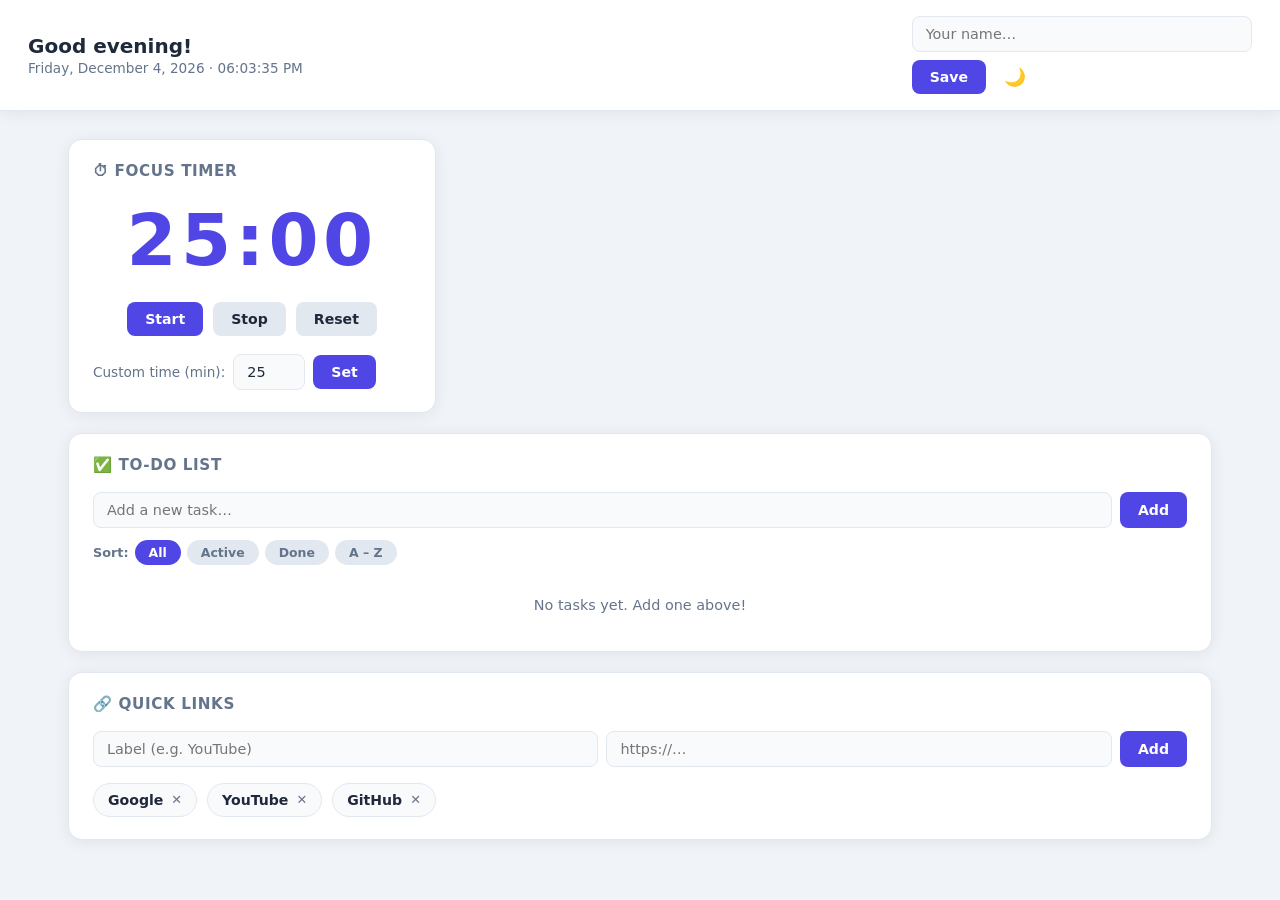
<file: index.html>
<!DOCTYPE html>
<html lang="en" data-theme="light">
<head>
  <meta charset="UTF-8" />
  <meta name="viewport" content="width=device-width, initial-scale=1.0" />
  <title>My Dashboard</title>
  <link rel="stylesheet" href="css/style.css" />
</head>
<body>

  <!-- HEADER -->
  <header class="header">
    <div class="header-left">
      <p id="greeting">Good morning!</p>
      <p id="dateTime"></p>
    </div>
    <div class="header-right">
      <input type="text" id="nameInput" placeholder="Your name…" maxlength="32" />
      <button id="saveNameBtn">Save</button>
      <button id="themeToggle" class="icon-btn" title="Toggle theme">🌙</button>
    </div>
  </header>

  <!-- MAIN GRID -->
  <main class="grid">

    <!-- FOCUS TIMER -->
    <section class="card">
      <h2>⏱ Focus Timer</h2>
      <div id="timerDisplay" class="timer-display">25:00</div>
      <div class="timer-buttons">
        <button id="startBtn">Start</button>
        <button id="stopBtn" class="btn-secondary">Stop</button>
        <button id="resetBtn" class="btn-secondary">Reset</button>
      </div>
      <div class="timer-custom">
        <label for="customMinutes">Custom time (min):</label>
        <input type="number" id="customMinutes" min="1" max="120" value="25" />
        <button id="setTimerBtn">Set</button>
      </div>
    </section>

    <!-- TO-DO LIST -->
    <section class="card card-wide">
      <h2>✅ To-Do List</h2>
      <div class="todo-input">
        <input type="text" id="taskInput" placeholder="Add a new task…" maxlength="100" />
        <button id="addTaskBtn">Add</button>
      </div>
      <div class="sort-bar">
        <span>Sort:</span>
        <button class="chip active" data-filter="all">All</button>
        <button class="chip" data-filter="active">Active</button>
        <button class="chip" data-filter="done">Done</button>
        <button class="chip" data-filter="az">A – Z</button>
      </div>
      <ul id="taskList"></ul>
    </section>

    <!-- QUICK LINKS -->
    <section class="card card-wide">
      <h2>🔗 Quick Links</h2>
      <div class="link-input">
        <input type="text" id="linkName"  placeholder="Label (e.g. YouTube)" maxlength="30" />
        <input type="url"  id="linkUrl"   placeholder="https://…" />
        <button id="addLinkBtn">Add</button>
      </div>
      <div id="linksContainer" class="links-container"></div>
    </section>

  </main>

  <!-- EDIT MODAL -->
  <div id="modalOverlay" class="modal-overlay hidden"></div>
  <div id="editModal" class="modal hidden" role="dialog" aria-modal="true" aria-labelledby="modalTitle">
    <h3 id="modalTitle">Edit Task</h3>
    <input type="text" id="editInput" maxlength="100" />
    <p id="editError" class="error-msg hidden"></p>
    <div class="modal-actions">
      <button id="editSaveBtn">Save</button>
      <button id="editCancelBtn" class="btn-secondary">Cancel</button>
    </div>
  </div>

  <!-- TOAST -->
  <div id="toast" class="toast hidden"></div>

  <script src="js/script.js"></script>
</body>
</html>
</file>
<file: css/style.css>
/* ─── TOKENS: LIGHT ─────────────────────────────────────── */
:root {
  --bg:           #f0f4f8;
  --card:         #ffffff;
  --card-alt:     #f8fafc;
  --border:       #e2e8f0;
  --text:         #1e293b;
  --muted:        #64748b;
  --primary:      #4f46e5;
  --primary-hov:  #4338ca;
  --secondary:    #e2e8f0;
  --secondary-hov:#cbd5e1;
  --danger:       #ef4444;
  --danger-hov:   #dc2626;
  --success:      #10b981;
  --radius:       14px;
  --shadow:       0 2px 16px rgba(0,0,0,.07);
  --transition:   .2s ease;
}

/* ─── TOKENS: DARK ──────────────────────────────────────── */
[data-theme="dark"] {
  --bg:           #0f172a;
  --card:         #1e293b;
  --card-alt:     #263044;
  --border:       #334155;
  --text:         #f1f5f9;
  --muted:        #94a3b8;
  --primary:      #6366f1;
  --primary-hov:  #818cf8;
  --secondary:    #334155;
  --secondary-hov:#3f516a;
  --danger:       #f87171;
  --danger-hov:   #ef4444;
  --success:      #34d399;
  --shadow:       0 2px 20px rgba(0,0,0,.4);
}

/* ─── RESET ─────────────────────────────────────────────── */
*, *::before, *::after { box-sizing: border-box; margin: 0; padding: 0; }

body {
  font-family: 'Segoe UI', system-ui, -apple-system, sans-serif;
  background: var(--bg);
  color: var(--text);
  min-height: 100vh;
  transition: background var(--transition), color var(--transition);
}

/* ─── HEADER ────────────────────────────────────────────── */
.header {
  position: sticky;
  top: 0;
  z-index: 50;
  display: flex;
  align-items: center;
  justify-content: space-between;
  flex-wrap: wrap;
  gap: 12px;
  padding: 16px 28px;
  background: var(--card);
  border-bottom: 1px solid var(--border);
  box-shadow: var(--shadow);
  transition: background var(--transition);
}

.header-left #greeting {
  font-size: 1.25rem;
  font-weight: 700;
  color: var(--text);
}

.header-left #dateTime {
  font-size: .85rem;
  color: var(--muted);
  margin-top: 2px;
}

.header-right {
  display: flex;
  align-items: center;
  gap: 8px;
  flex-wrap: wrap;
}

/* ─── BUTTONS ───────────────────────────────────────────── */
button {
  display: inline-flex;
  align-items: center;
  justify-content: center;
  border: none;
  border-radius: 8px;
  padding: 9px 18px;
  font-size: .88rem;
  font-weight: 600;
  font-family: inherit;
  cursor: pointer;
  background: var(--primary);
  color: #fff;
  transition: background var(--transition), transform .1s;
  white-space: nowrap;
}
button:hover  { background: var(--primary-hov); }
button:active { transform: scale(.96); }

.btn-secondary { background: var(--secondary); color: var(--text); }
.btn-secondary:hover { background: var(--secondary-hov); }

.btn-danger  { background: var(--danger); }
.btn-danger:hover { background: var(--danger-hov); }

.icon-btn {
  background: transparent;
  color: var(--text);
  padding: 7px 10px;
  font-size: 1.1rem;
  border-radius: 50%;
}
.icon-btn:hover { background: var(--secondary); }

/* ─── INPUTS ────────────────────────────────────────────── */
input {
  font-family: inherit;
  font-size: .9rem;
  padding: 9px 13px;
  border: 1.5px solid var(--border);
  border-radius: 8px;
  background: var(--card-alt);
  color: var(--text);
  outline: none;
  transition: border-color var(--transition), background var(--transition);
  width: 100%;
}
input:focus { border-color: var(--primary); }
input[type="number"] { width: 72px; }

/* ─── GRID ──────────────────────────────────────────────── */
.grid {
  display: grid;
  grid-template-columns: repeat(auto-fill, minmax(320px, 1fr));
  gap: 20px;
  padding: 28px;
  max-width: 1200px;
  margin: 0 auto;
}

.card-wide { grid-column: 1 / -1; }

@media (max-width: 680px) {
  .grid { padding: 16px; gap: 14px; }
  .header { padding: 12px 16px; }
}

/* ─── CARD ──────────────────────────────────────────────── */
.card {
  background: var(--card);
  border: 1px solid var(--border);
  border-radius: var(--radius);
  padding: 22px 24px;
  box-shadow: var(--shadow);
  transition: background var(--transition), border-color var(--transition);
}

.card h2 {
  font-size: .95rem;
  font-weight: 700;
  letter-spacing: .04em;
  text-transform: uppercase;
  color: var(--muted);
  margin-bottom: 18px;
}

/* ─── TIMER ─────────────────────────────────────────────── */
.timer-display {
  text-align: center;
  font-size: 4.5rem;
  font-weight: 800;
  letter-spacing: .06em;
  font-variant-numeric: tabular-nums;
  color: var(--primary);
  margin: 10px 0 20px;
  transition: color var(--transition);
}

.timer-display.running  { color: var(--success); }
.timer-display.finished { color: var(--danger); }

.timer-buttons {
  display: flex;
  justify-content: center;
  gap: 10px;
  flex-wrap: wrap;
}

.timer-custom {
  display: flex;
  align-items: center;
  gap: 8px;
  margin-top: 18px;
  flex-wrap: wrap;
  font-size: .85rem;
  color: var(--muted);
}

.timer-custom label { white-space: nowrap; }

/* ─── TO-DO ─────────────────────────────────────────────── */
.todo-input {
  display: flex;
  gap: 8px;
  margin-bottom: 12px;
  flex-wrap: wrap;
}

.todo-input input { flex: 1; min-width: 180px; }

.sort-bar {
  display: flex;
  align-items: center;
  gap: 6px;
  flex-wrap: wrap;
  margin-bottom: 16px;
  font-size: .8rem;
  color: var(--muted);
  font-weight: 600;
}

.chip {
  padding: 5px 14px;
  font-size: .78rem;
  border-radius: 20px;
  background: var(--secondary);
  color: var(--muted);
}
.chip:hover { background: var(--primary); color: #fff; }
.chip.active { background: var(--primary); color: #fff; }

/* task list */
#taskList {
  list-style: none;
  display: flex;
  flex-direction: column;
  gap: 8px;
}

#taskList:empty::after {
  content: 'No tasks yet. Add one above!';
  display: block;
  text-align: center;
  color: var(--muted);
  font-size: .9rem;
  padding: 16px 0;
}

.task-item {
  display: flex;
  align-items: center;
  gap: 10px;
  padding: 10px 14px;
  background: var(--card-alt);
  border: 1px solid var(--border);
  border-radius: 10px;
}

.task-item.done .task-text {
  text-decoration: line-through;
  color: var(--muted);
}

.task-item input[type="checkbox"] {
  width: 17px;
  height: 17px;
  accent-color: var(--success);
  cursor: pointer;
  flex-shrink: 0;
}

.task-text {
  flex: 1;
  font-size: .92rem;
  word-break: break-word;
}

.task-actions {
  display: flex;
  gap: 6px;
  flex-shrink: 0;
}

.task-actions button { padding: 5px 11px; font-size: .78rem; }

/* ─── QUICK LINKS ───────────────────────────────────────── */
.link-input {
  display: flex;
  gap: 8px;
  flex-wrap: wrap;
  margin-bottom: 16px;
}

.link-input input { flex: 1; min-width: 140px; }

.links-container {
  display: flex;
  flex-wrap: wrap;
  gap: 10px;
}

.links-container:empty::after {
  content: 'No links saved yet.';
  color: var(--muted);
  font-size: .9rem;
}

.link-pill {
  display: inline-flex;
  align-items: center;
  gap: 8px;
  padding: 8px 14px;
  background: var(--card-alt);
  border: 1px solid var(--border);
  border-radius: 30px;
  text-decoration: none;
  font-size: .88rem;
  font-weight: 600;
  color: var(--text);
  transition: background var(--transition), border-color var(--transition);
}
.link-pill:hover {
  background: var(--primary);
  border-color: var(--primary);
  color: #fff;
}
.link-pill:hover .link-delete { color: #fff; }

.link-delete {
  background: none;
  border: none;
  cursor: pointer;
  color: var(--muted);
  font-size: .8rem;
  padding: 0;
  line-height: 1;
}

/* ─── MODAL ─────────────────────────────────────────────── */
.modal-overlay {
  position: fixed;
  inset: 0;
  background: rgba(0,0,0,.5);
  z-index: 100;
}

.modal {
  position: fixed;
  top: 50%;
  left: 50%;
  transform: translate(-50%, -50%);
  z-index: 101;
  background: var(--card);
  border: 1px solid var(--border);
  border-radius: var(--radius);
  padding: 28px;
  width: min(400px, 90vw);
  box-shadow: 0 8px 32px rgba(0,0,0,.2);
}

.modal h3 { margin-bottom: 14px; font-size: 1.05rem; }
.modal input { margin-bottom: 6px; }

.modal-actions {
  display: flex;
  gap: 8px;
  justify-content: flex-end;
  margin-top: 14px;
}

.error-msg {
  color: var(--danger);
  font-size: .82rem;
  margin-bottom: 6px;
}

/* ─── TOAST ─────────────────────────────────────────────── */
.toast {
  position: fixed;
  bottom: 28px;
  left: 50%;
  transform: translateX(-50%);
  background: var(--primary);
  color: #fff;
  padding: 10px 24px;
  border-radius: 30px;
  font-size: .88rem;
  font-weight: 600;
  box-shadow: 0 4px 18px rgba(0,0,0,.22);
  z-index: 200;
  opacity: 1;
  transition: opacity .3s;
  white-space: nowrap;
}
.toast.error  { background: var(--danger); }
.toast.hidden { display: none; }

/* ─── UTILITY ───────────────────────────────────────────── */
.hidden { display: none !important; }
</file>
